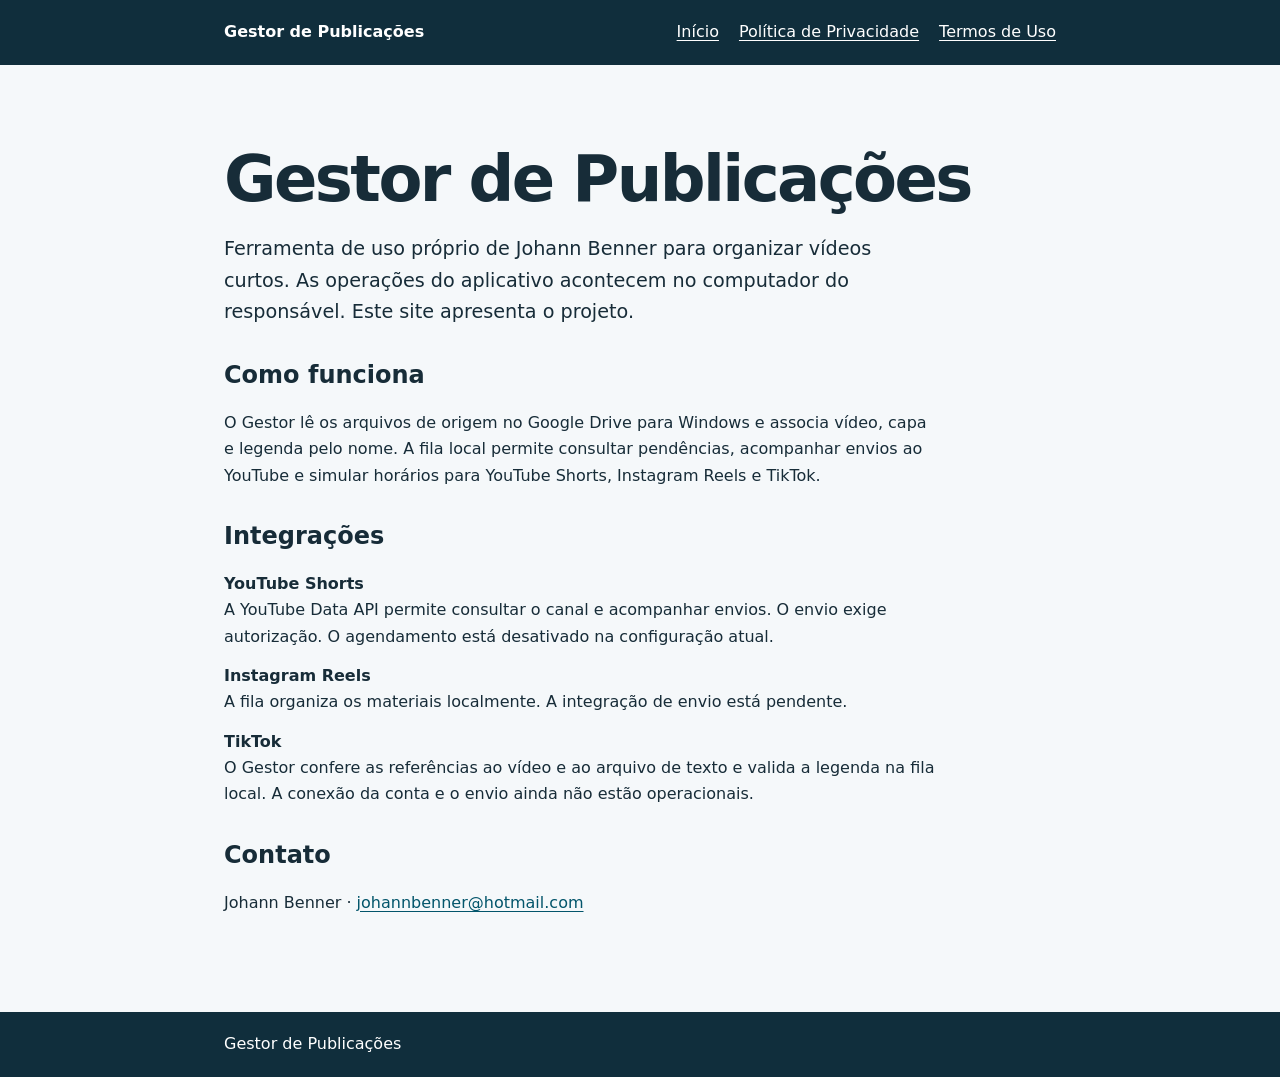
<file: docs/index.html>
<!doctype html>
<html lang="pt-BR">
<head>
  <meta charset="utf-8">
  <meta name="viewport" content="width=device-width, initial-scale=1">
  <title>Gestor de Publicações</title>
  <link rel="stylesheet" href="./estilo.css">
</head>
<body>
  <header><div class="wrap"><a class="marca" href="./index.html">Gestor de Publicações</a><nav aria-label="Navegação principal"><a href="./index.html">Início</a><a href="./privacidade.html">Política de Privacidade</a><a href="./termos.html">Termos de Uso</a></nav></div></header>
  <main class="wrap">
    <h1>Gestor de Publicações</h1>
    <p class="intro">Ferramenta de uso próprio de Johann Benner para organizar vídeos curtos. As operações do aplicativo acontecem no computador do responsável. Este site apresenta o projeto.</p>
    <section>
      <h2>Como funciona</h2>
      <p>O Gestor lê os arquivos de origem no Google Drive para Windows e associa vídeo, capa e legenda pelo nome. A fila local permite consultar pendências, acompanhar envios ao YouTube e simular horários para YouTube Shorts, Instagram Reels e TikTok.</p>
    </section>
    <section>
      <h2>Integrações</h2>
      <dl>
        <dt>YouTube Shorts</dt><dd>A YouTube Data API permite consultar o canal e acompanhar envios. O envio exige autorização. O agendamento está desativado na configuração atual.</dd>
        <dt>Instagram Reels</dt><dd>A fila organiza os materiais localmente. A integração de envio está pendente.</dd>
        <dt>TikTok</dt><dd>O Gestor confere as referências ao vídeo e ao arquivo de texto e valida a legenda na fila local. A conexão da conta e o envio ainda não estão operacionais.</dd>
      </dl>
    </section>
    <section>
      <h2>Contato</h2>
      <p>Johann Benner · <a href="mailto:johannbenner@hotmail.com">johannbenner@hotmail.com</a></p>
    </section>
  </main>
  <footer><div class="wrap">Gestor de Publicações</div></footer>
</body>
</html>
</file>
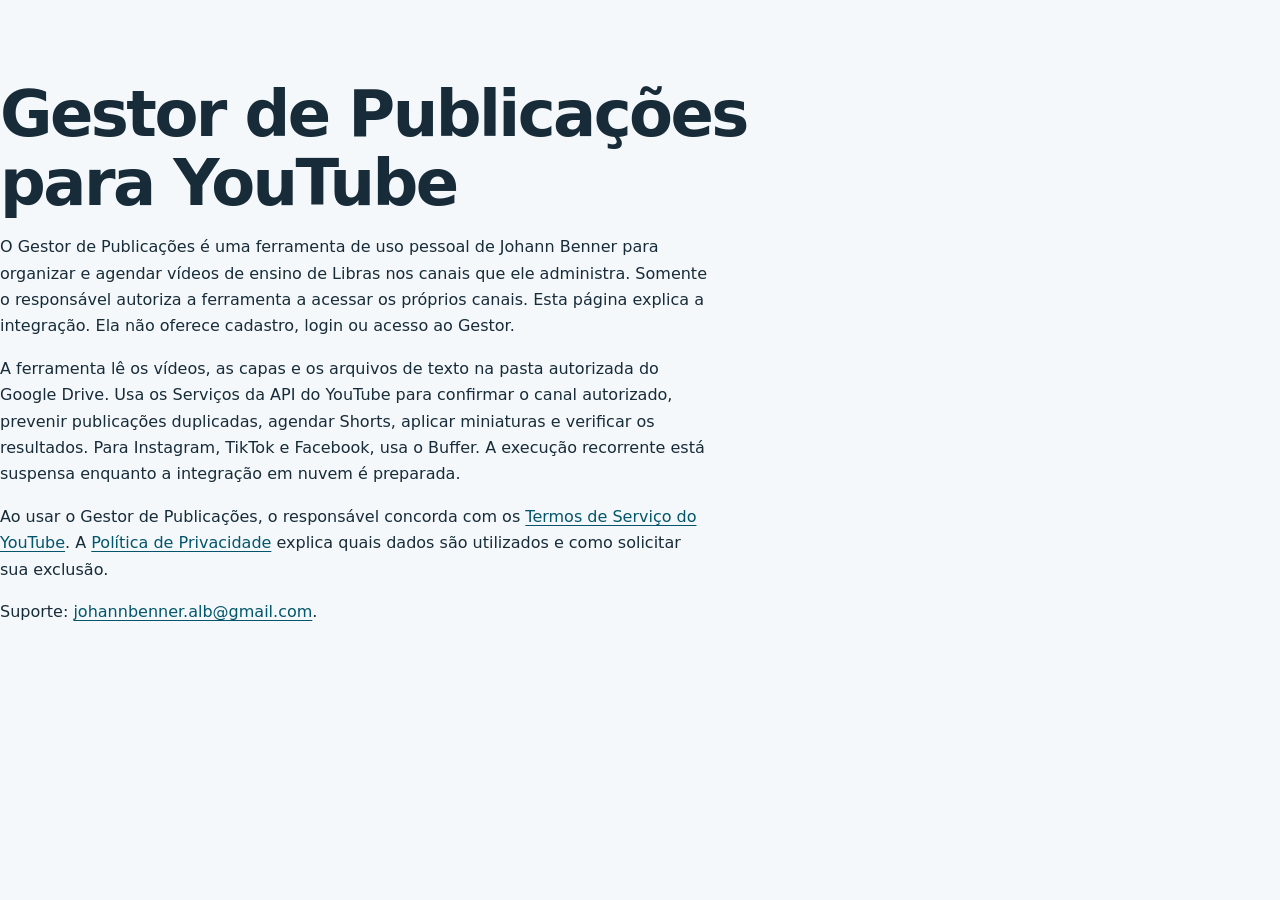
<file: docs/youtube/index.html>
<!doctype html>
<html lang="pt-BR">
<head>
<meta charset="utf-8">
<meta name="viewport" content="width=device-width, initial-scale=1">
<title>Gestor de Publicações para YouTube</title>
<link rel="stylesheet" href="../estilo.css">
</head>
<body><main>
<h1>Gestor de Publicações para YouTube</h1>
<p>O Gestor de Publicações é uma ferramenta de uso pessoal de Johann Benner para organizar e agendar vídeos de ensino de Libras nos canais que ele administra. Somente o responsável autoriza a ferramenta a acessar os próprios canais. Esta página explica a integração. Ela não oferece cadastro, login ou acesso ao Gestor.</p>
<p>A ferramenta lê os vídeos, as capas e os arquivos de texto na pasta autorizada do Google Drive. Usa os Serviços da API do YouTube para confirmar o canal autorizado, prevenir publicações duplicadas, agendar Shorts, aplicar miniaturas e verificar os resultados. Para Instagram, TikTok e Facebook, usa o Buffer. A execução recorrente está suspensa enquanto a integração em nuvem é preparada.</p>
<p>Ao usar o Gestor de Publicações, o responsável concorda com os <a href="https://www.youtube.com/t/terms">Termos de Serviço do YouTube</a>. A <a href="./privacidade.html">Política de Privacidade</a> explica quais dados são utilizados e como solicitar sua exclusão.</p>
<p>Suporte: <a href="mailto:johannbenner.alb@gmail.com">johannbenner.alb@gmail.com</a>.</p>
</main></body>
</html>
</file>
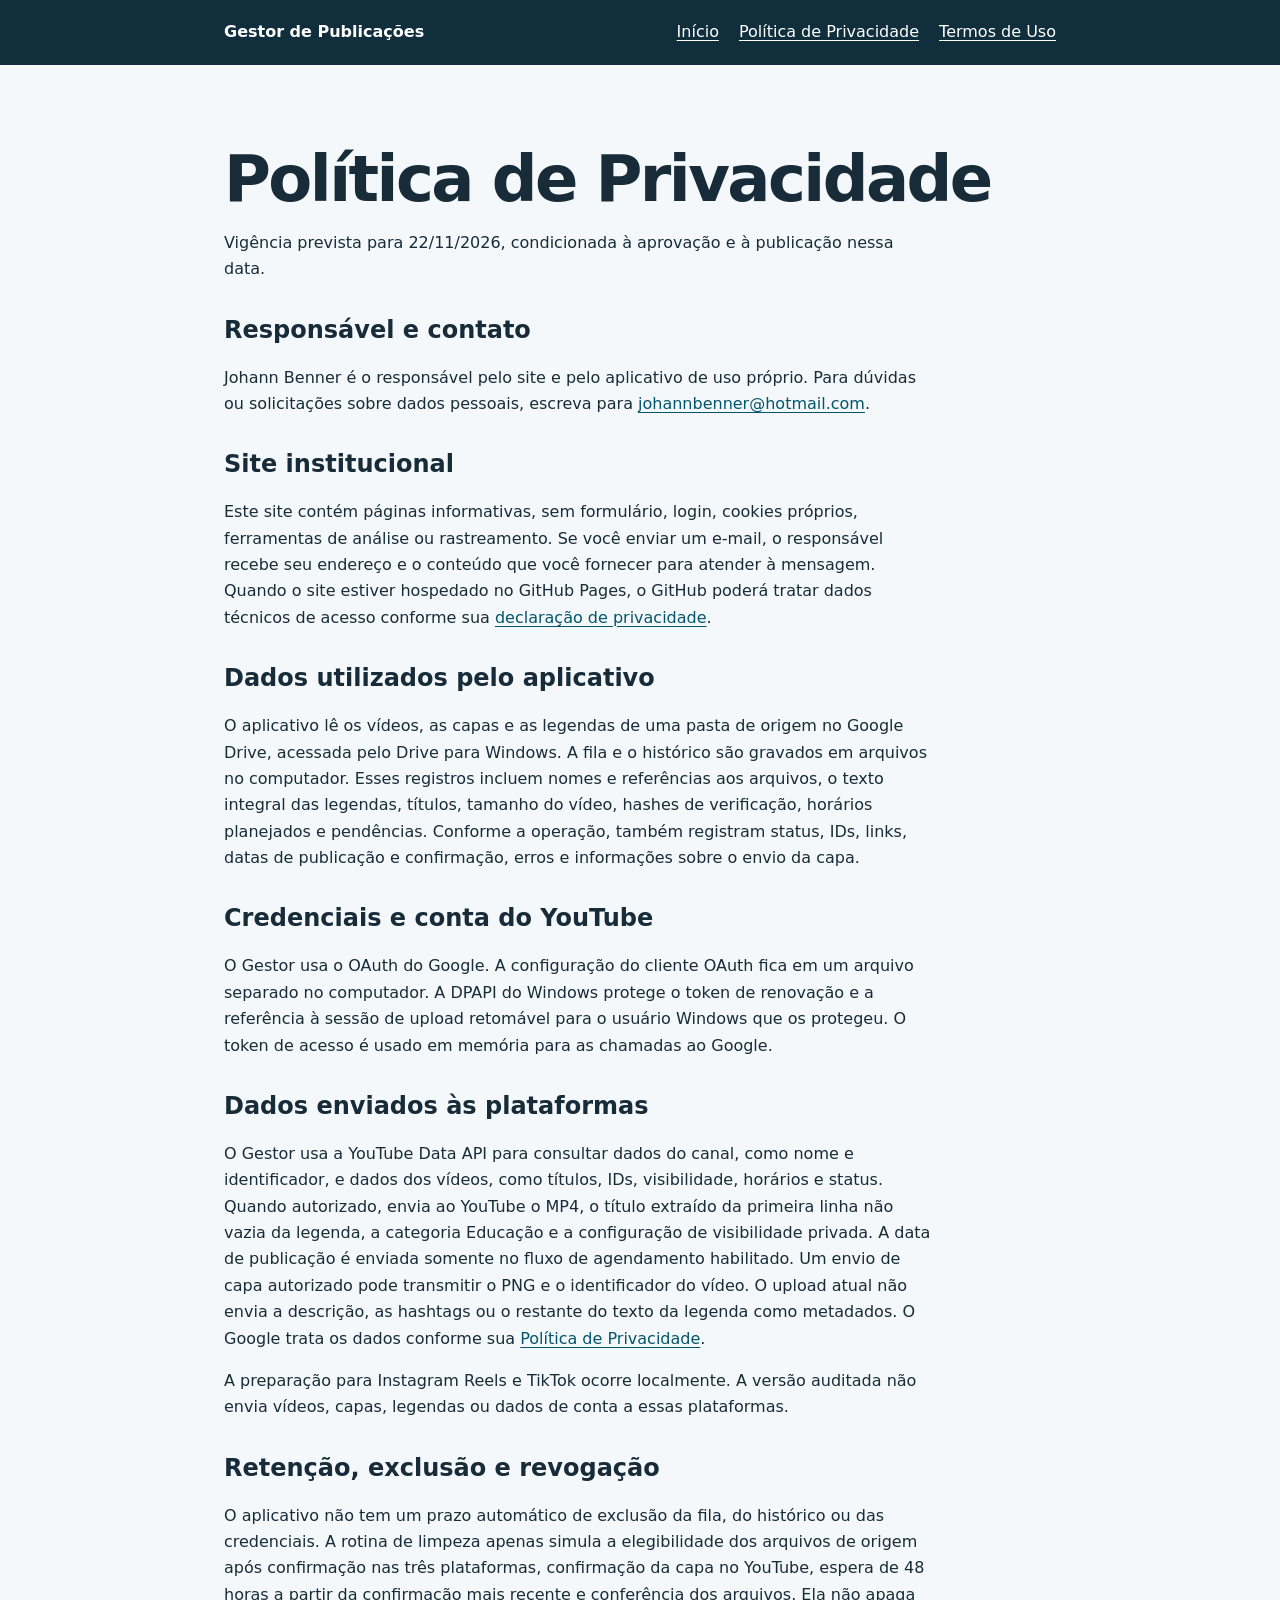
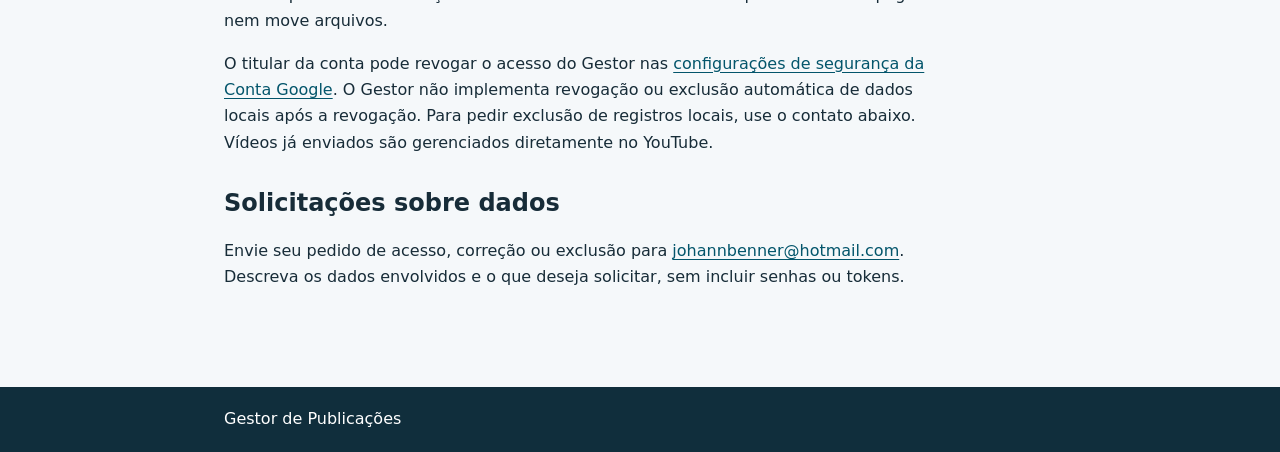
<file: docs/privacidade.html>
<!doctype html>
<html lang="pt-BR">
<head>
  <meta charset="utf-8">
  <meta name="viewport" content="width=device-width, initial-scale=1">
  <title>Política de Privacidade | Gestor de Publicações</title>
  <link rel="stylesheet" href="./estilo.css">
</head>
<body>
  <header><div class="wrap"><a class="marca" href="./index.html">Gestor de Publicações</a><nav aria-label="Navegação principal"><a href="./index.html">Início</a><a href="./privacidade.html">Política de Privacidade</a><a href="./termos.html">Termos de Uso</a></nav></div></header>
  <main class="wrap">
    <h1>Política de Privacidade</h1>
    <p>Vigência prevista para 22/11/2026, condicionada à aprovação e à publicação nessa data.</p>
    <h2>Responsável e contato</h2>
    <p>Johann Benner é o responsável pelo site e pelo aplicativo de uso próprio. Para dúvidas ou solicitações sobre dados pessoais, escreva para <a href="mailto:johannbenner@hotmail.com">johannbenner@hotmail.com</a>.</p>
    <h2>Site institucional</h2>
    <p>Este site contém páginas informativas, sem formulário, login, cookies próprios, ferramentas de análise ou rastreamento. Se você enviar um e-mail, o responsável recebe seu endereço e o conteúdo que você fornecer para atender à mensagem. Quando o site estiver hospedado no GitHub Pages, o GitHub poderá tratar dados técnicos de acesso conforme sua <a href="https://docs.github.com/en/site-policy/privacy-policies/github-general-privacy-statement">declaração de privacidade</a>.</p>
    <h2>Dados utilizados pelo aplicativo</h2>
    <p>O aplicativo lê os vídeos, as capas e as legendas de uma pasta de origem no Google Drive, acessada pelo Drive para Windows. A fila e o histórico são gravados em arquivos no computador. Esses registros incluem nomes e referências aos arquivos, o texto integral das legendas, títulos, tamanho do vídeo, hashes de verificação, horários planejados e pendências. Conforme a operação, também registram status, IDs, links, datas de publicação e confirmação, erros e informações sobre o envio da capa.</p>
    <h2>Credenciais e conta do YouTube</h2>
    <p>O Gestor usa o OAuth do Google. A configuração do cliente OAuth fica em um arquivo separado no computador. A DPAPI do Windows protege o token de renovação e a referência à sessão de upload retomável para o usuário Windows que os protegeu. O token de acesso é usado em memória para as chamadas ao Google.</p>
    <h2>Dados enviados às plataformas</h2>
    <p>O Gestor usa a YouTube Data API para consultar dados do canal, como nome e identificador, e dados dos vídeos, como títulos, IDs, visibilidade, horários e status. Quando autorizado, envia ao YouTube o MP4, o título extraído da primeira linha não vazia da legenda, a categoria Educação e a configuração de visibilidade privada. A data de publicação é enviada somente no fluxo de agendamento habilitado. Um envio de capa autorizado pode transmitir o PNG e o identificador do vídeo. O upload atual não envia a descrição, as hashtags ou o restante do texto da legenda como metadados. O Google trata os dados conforme sua <a href="https://policies.google.com/privacy?hl=pt-BR">Política de Privacidade</a>.</p>
    <p>A preparação para Instagram Reels e TikTok ocorre localmente. A versão auditada não envia vídeos, capas, legendas ou dados de conta a essas plataformas.</p>
    <h2>Retenção, exclusão e revogação</h2>
    <p>O aplicativo não tem um prazo automático de exclusão da fila, do histórico ou das credenciais. A rotina de limpeza apenas simula a elegibilidade dos arquivos de origem após confirmação nas três plataformas, confirmação da capa no YouTube, espera de 48 horas a partir da confirmação mais recente e conferência dos arquivos. Ela não apaga nem move arquivos.</p>
    <p>O titular da conta pode revogar o acesso do Gestor nas <a href="https://security.google.com/settings/security/permissions">configurações de segurança da Conta Google</a>. O Gestor não implementa revogação ou exclusão automática de dados locais após a revogação. Para pedir exclusão de registros locais, use o contato abaixo. Vídeos já enviados são gerenciados diretamente no YouTube.</p>
    <h2>Solicitações sobre dados</h2>
    <p>Envie seu pedido de acesso, correção ou exclusão para <a href="mailto:johannbenner@hotmail.com">johannbenner@hotmail.com</a>. Descreva os dados envolvidos e o que deseja solicitar, sem incluir senhas ou tokens.</p>
  </main>
  <footer><div class="wrap">Gestor de Publicações</div></footer>
</body>
</html>
</file>
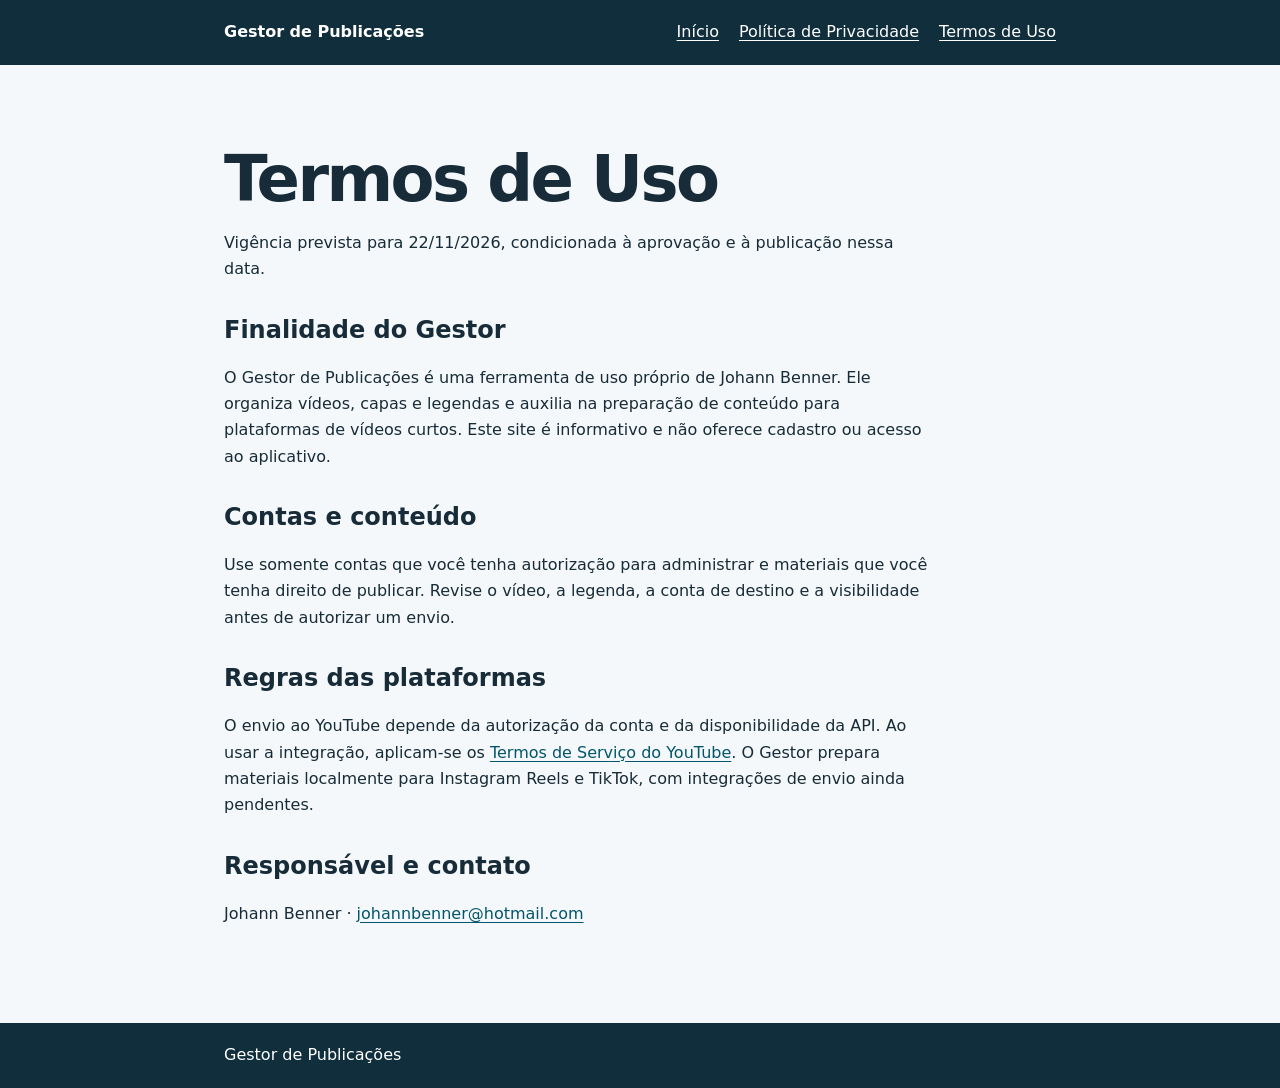
<file: docs/termos.html>
<!doctype html>
<html lang="pt-BR">
<head>
  <meta charset="utf-8">
  <meta name="viewport" content="width=device-width, initial-scale=1">
  <title>Termos de Uso | Gestor de Publicações</title>
  <link rel="stylesheet" href="./estilo.css">
</head>
<body>
  <header><div class="wrap"><a class="marca" href="./index.html">Gestor de Publicações</a><nav aria-label="Navegação principal"><a href="./index.html">Início</a><a href="./privacidade.html">Política de Privacidade</a><a href="./termos.html">Termos de Uso</a></nav></div></header>
  <main class="wrap">
    <h1>Termos de Uso</h1>
    <p>Vigência prevista para 22/11/2026, condicionada à aprovação e à publicação nessa data.</p>
    <h2>Finalidade do Gestor</h2>
    <p>O Gestor de Publicações é uma ferramenta de uso próprio de Johann Benner. Ele organiza vídeos, capas e legendas e auxilia na preparação de conteúdo para plataformas de vídeos curtos. Este site é informativo e não oferece cadastro ou acesso ao aplicativo.</p>
    <h2>Contas e conteúdo</h2>
    <p>Use somente contas que você tenha autorização para administrar e materiais que você tenha direito de publicar. Revise o vídeo, a legenda, a conta de destino e a visibilidade antes de autorizar um envio.</p>
    <h2>Regras das plataformas</h2>
    <p>O envio ao YouTube depende da autorização da conta e da disponibilidade da API. Ao usar a integração, aplicam-se os <a href="https://www.youtube.com/t/terms">Termos de Serviço do YouTube</a>. O Gestor prepara materiais localmente para Instagram Reels e TikTok, com integrações de envio ainda pendentes.</p>
    <h2>Responsável e contato</h2>
    <p>Johann Benner · <a href="mailto:johannbenner@hotmail.com">johannbenner@hotmail.com</a></p>
  </main>
  <footer><div class="wrap">Gestor de Publicações</div></footer>
</body>
</html>
</file>
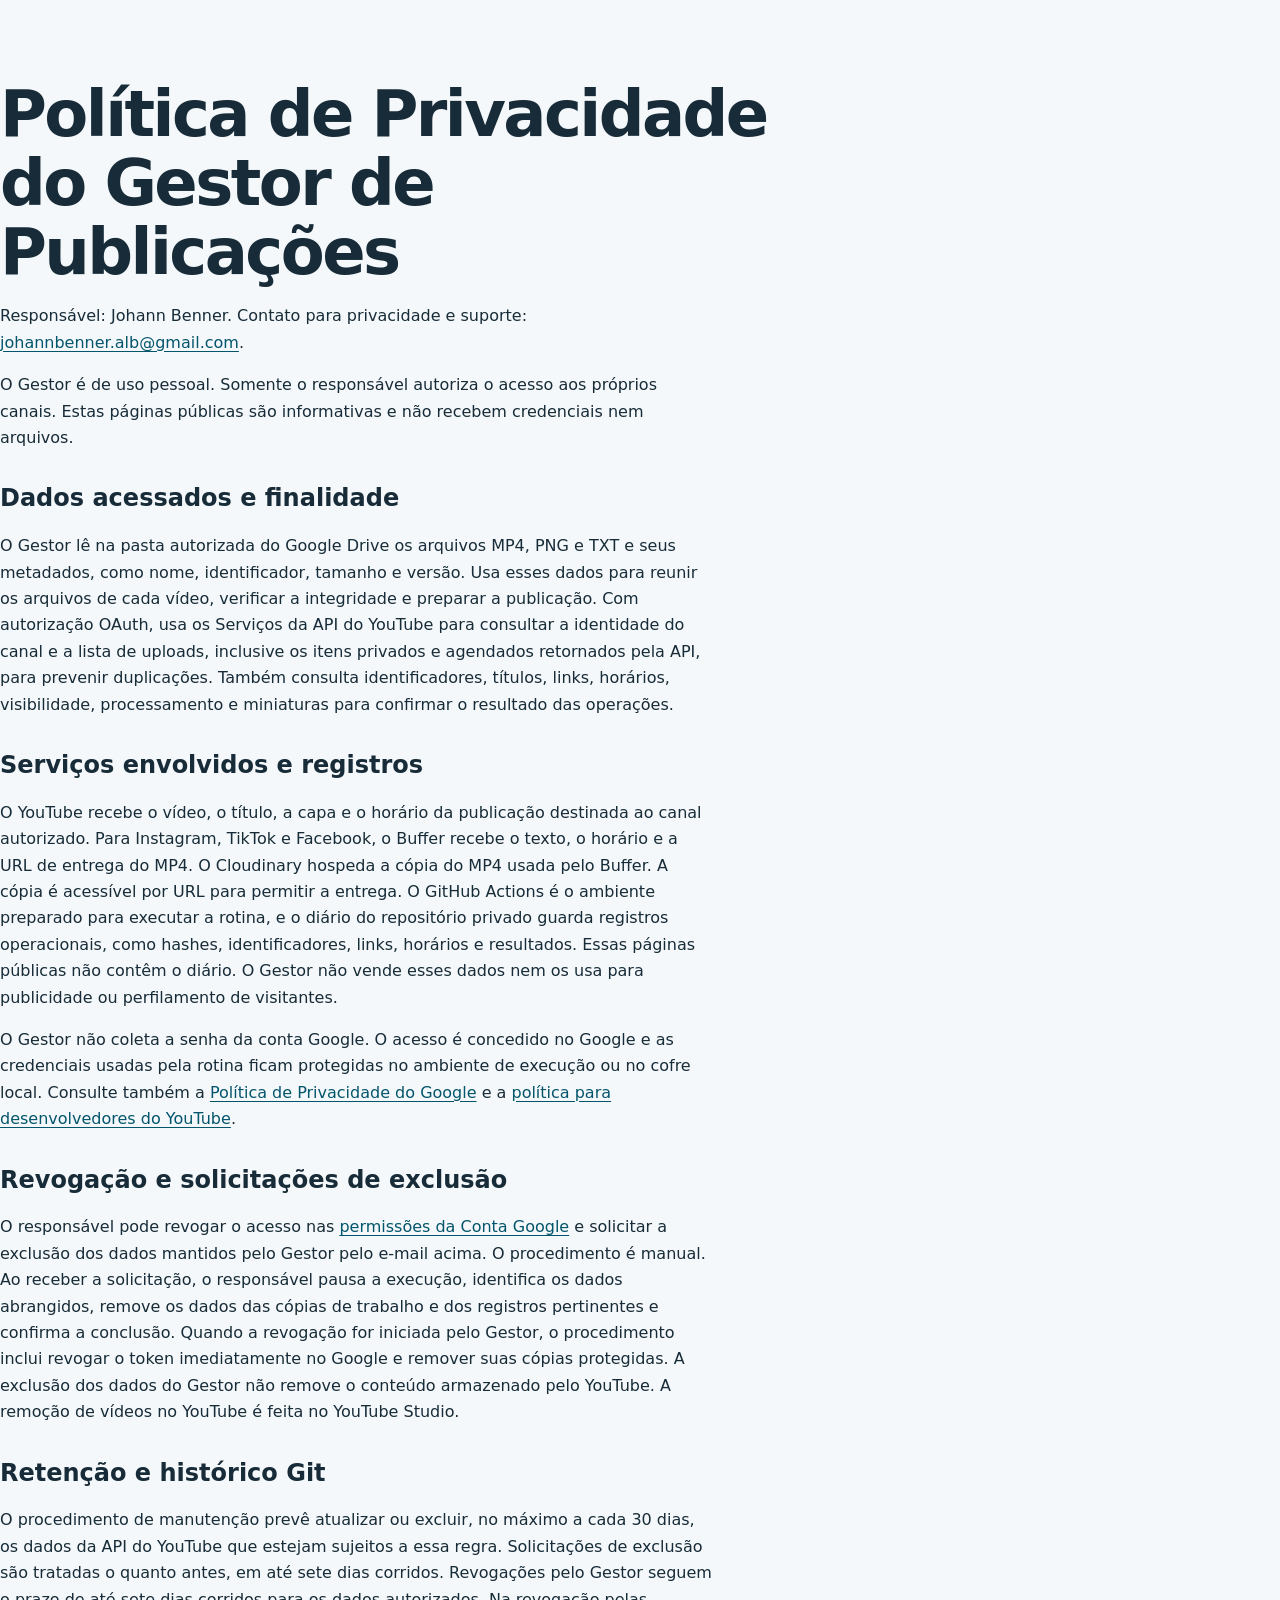
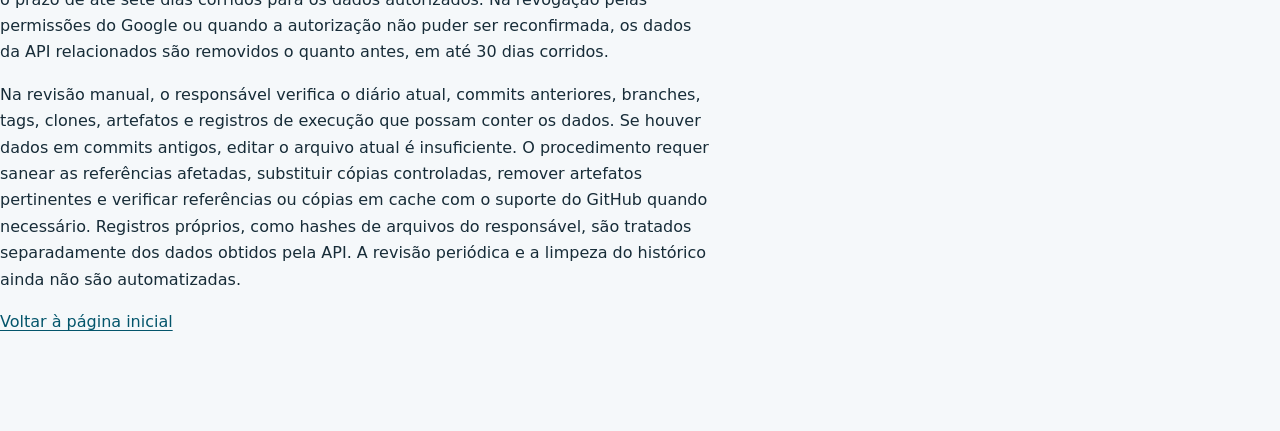
<file: docs/youtube/privacidade.html>
<!doctype html>
<html lang="pt-BR">
<head>
<meta charset="utf-8">
<meta name="viewport" content="width=device-width, initial-scale=1">
<title>Política de Privacidade do Gestor de Publicações</title>
<link rel="stylesheet" href="../estilo.css">
</head>
<body><main>
<h1>Política de Privacidade do Gestor de Publicações</h1>
<p>Responsável: Johann Benner. Contato para privacidade e suporte: <a href="mailto:johannbenner.alb@gmail.com">johannbenner.alb@gmail.com</a>.</p>
<p>O Gestor é de uso pessoal. Somente o responsável autoriza o acesso aos próprios canais. Estas páginas públicas são informativas e não recebem credenciais nem arquivos.</p>
<h2>Dados acessados e finalidade</h2>
<p>O Gestor lê na pasta autorizada do Google Drive os arquivos MP4, PNG e TXT e seus metadados, como nome, identificador, tamanho e versão. Usa esses dados para reunir os arquivos de cada vídeo, verificar a integridade e preparar a publicação. Com autorização OAuth, usa os Serviços da API do YouTube para consultar a identidade do canal e a lista de uploads, inclusive os itens privados e agendados retornados pela API, para prevenir duplicações. Também consulta identificadores, títulos, links, horários, visibilidade, processamento e miniaturas para confirmar o resultado das operações.</p>
<h2>Serviços envolvidos e registros</h2>
<p>O YouTube recebe o vídeo, o título, a capa e o horário da publicação destinada ao canal autorizado. Para Instagram, TikTok e Facebook, o Buffer recebe o texto, o horário e a URL de entrega do MP4. O Cloudinary hospeda a cópia do MP4 usada pelo Buffer. A cópia é acessível por URL para permitir a entrega. O GitHub Actions é o ambiente preparado para executar a rotina, e o diário do repositório privado guarda registros operacionais, como hashes, identificadores, links, horários e resultados. Essas páginas públicas não contêm o diário. O Gestor não vende esses dados nem os usa para publicidade ou perfilamento de visitantes.</p>
<p>O Gestor não coleta a senha da conta Google. O acesso é concedido no Google e as credenciais usadas pela rotina ficam protegidas no ambiente de execução ou no cofre local. Consulte também a <a href="https://policies.google.com/privacy">Política de Privacidade do Google</a> e a <a href="https://developers.google.com/youtube/terms/developer-policies">política para desenvolvedores do YouTube</a>.</p>
<h2>Revogação e solicitações de exclusão</h2>
<p>O responsável pode revogar o acesso nas <a href="https://security.google.com/settings/security/permissions">permissões da Conta Google</a> e solicitar a exclusão dos dados mantidos pelo Gestor pelo e-mail acima. O procedimento é manual. Ao receber a solicitação, o responsável pausa a execução, identifica os dados abrangidos, remove os dados das cópias de trabalho e dos registros pertinentes e confirma a conclusão. Quando a revogação for iniciada pelo Gestor, o procedimento inclui revogar o token imediatamente no Google e remover suas cópias protegidas. A exclusão dos dados do Gestor não remove o conteúdo armazenado pelo YouTube. A remoção de vídeos no YouTube é feita no YouTube Studio.</p>
<h2>Retenção e histórico Git</h2>
<p>O procedimento de manutenção prevê atualizar ou excluir, no máximo a cada 30 dias, os dados da API do YouTube que estejam sujeitos a essa regra. Solicitações de exclusão são tratadas o quanto antes, em até sete dias corridos. Revogações pelo Gestor seguem o prazo de até sete dias corridos para os dados autorizados. Na revogação pelas permissões do Google ou quando a autorização não puder ser reconfirmada, os dados da API relacionados são removidos o quanto antes, em até 30 dias corridos.</p>
<p>Na revisão manual, o responsável verifica o diário atual, commits anteriores, branches, tags, clones, artefatos e registros de execução que possam conter os dados. Se houver dados em commits antigos, editar o arquivo atual é insuficiente. O procedimento requer sanear as referências afetadas, substituir cópias controladas, remover artefatos pertinentes e verificar referências ou cópias em cache com o suporte do GitHub quando necessário. Registros próprios, como hashes de arquivos do responsável, são tratados separadamente dos dados obtidos pela API. A revisão periódica e a limpeza do histórico ainda não são automatizadas.</p>
<p><a href="./">Voltar à página inicial</a></p>
</main></body>
</html>
</file>
<file: docs/estilo.css>
* { box-sizing: border-box; }
body { margin: 0; background: #f5f8fa; color: #172c38; font: 1rem/1.65 system-ui, sans-serif; }
.wrap { width: min(100% - 2rem, 52rem); margin-inline: auto; }
header, footer { background: #102e3c; color: #fff; padding-block: 1.2rem; }
header .wrap, nav { display: flex; flex-wrap: wrap; align-items: center; gap: .5rem 1.25rem; }
header .wrap { justify-content: space-between; }
header a { color: inherit; }
.marca { font-weight: 750; text-decoration: none; }
main { padding-block: clamp(2rem, 7vw, 5rem); }
h1 { max-width: 18ch; margin: 0 0 1rem; font-size: clamp(2.25rem, 7vw, 4rem); line-height: 1.08; letter-spacing: -.04em; }
h2 { margin-top: 2rem; line-height: 1.25; }
.intro { max-width: 58ch; font-size: 1.2rem; }
p, dd { max-width: 70ch; }
dt { font-weight: 700; }
dd { margin: 0 0 .8rem; }
a { color: #03556b; text-underline-offset: .2em; }
a:focus-visible { outline: 2px solid currentColor; outline-offset: 4px; }
.aviso { padding: .85rem 1rem; background: #e3eef2; border-inline-start: 4px solid #03556b; }
</file>
